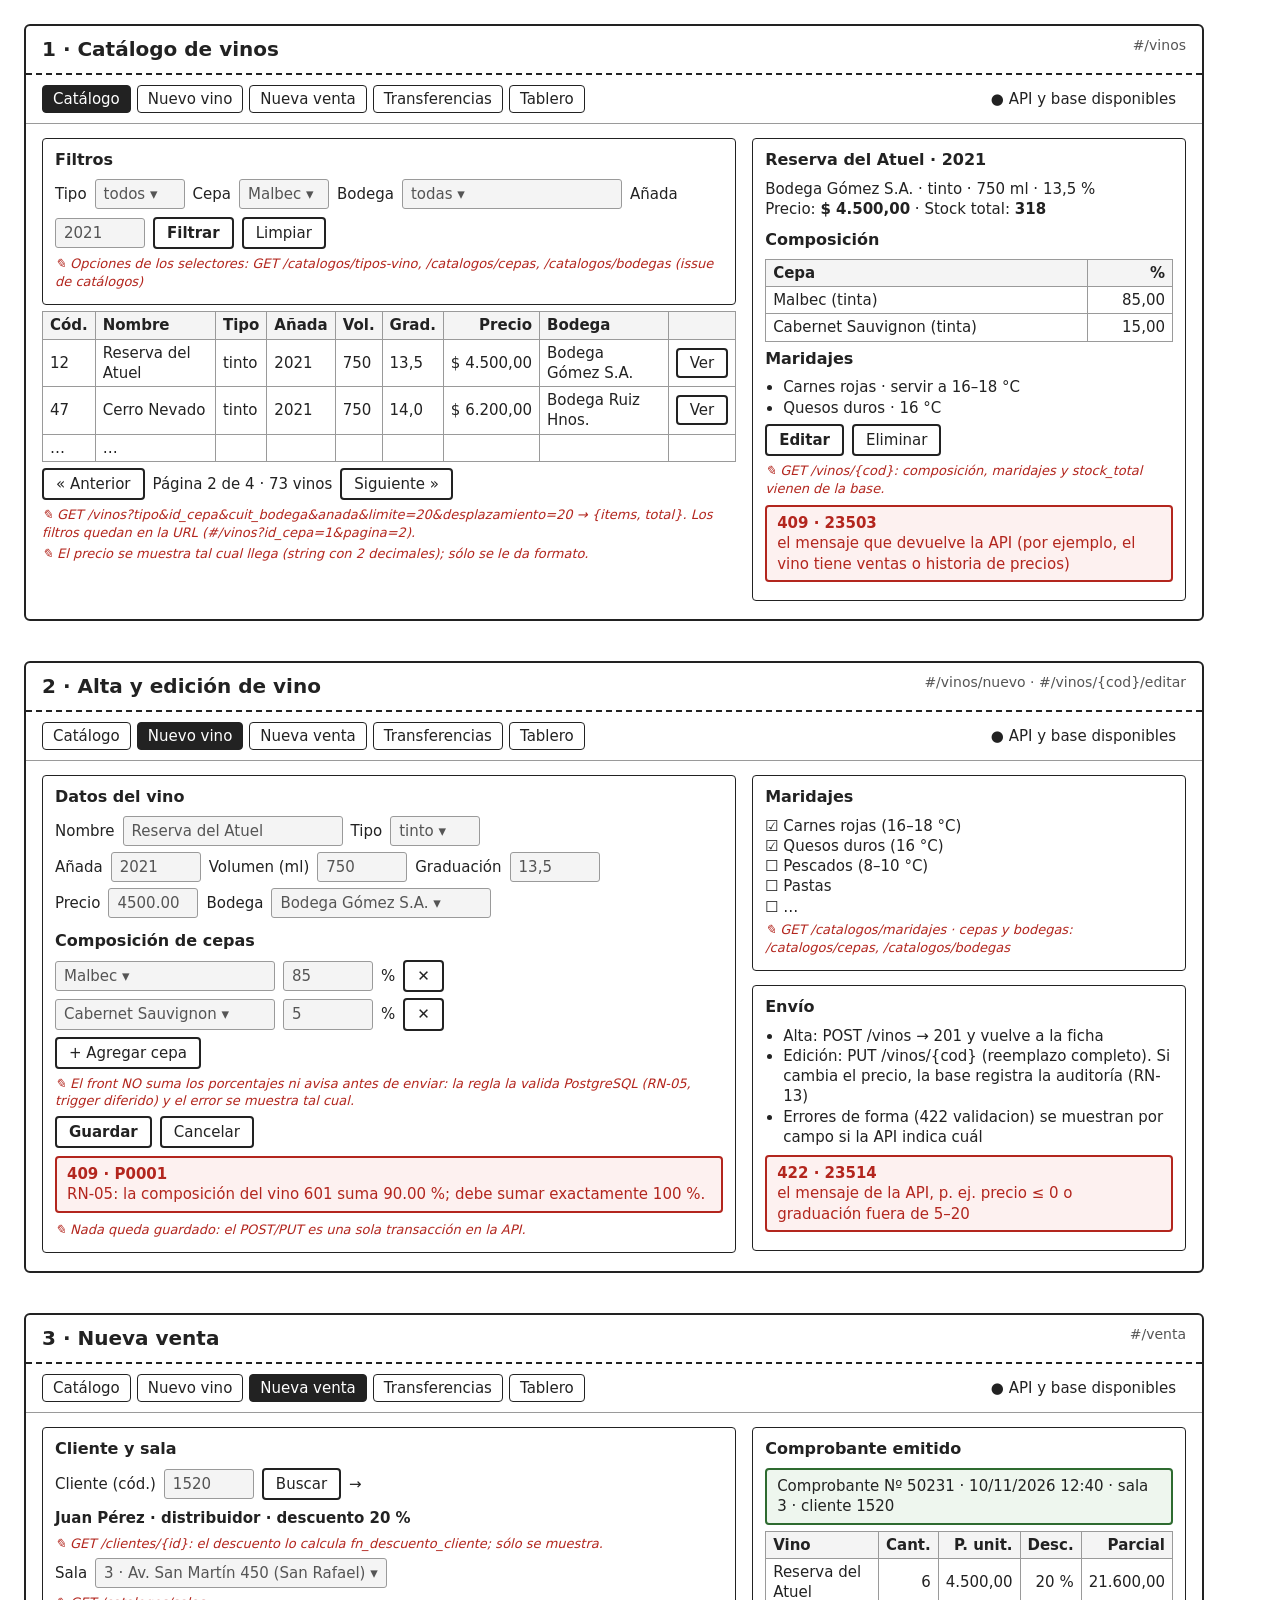
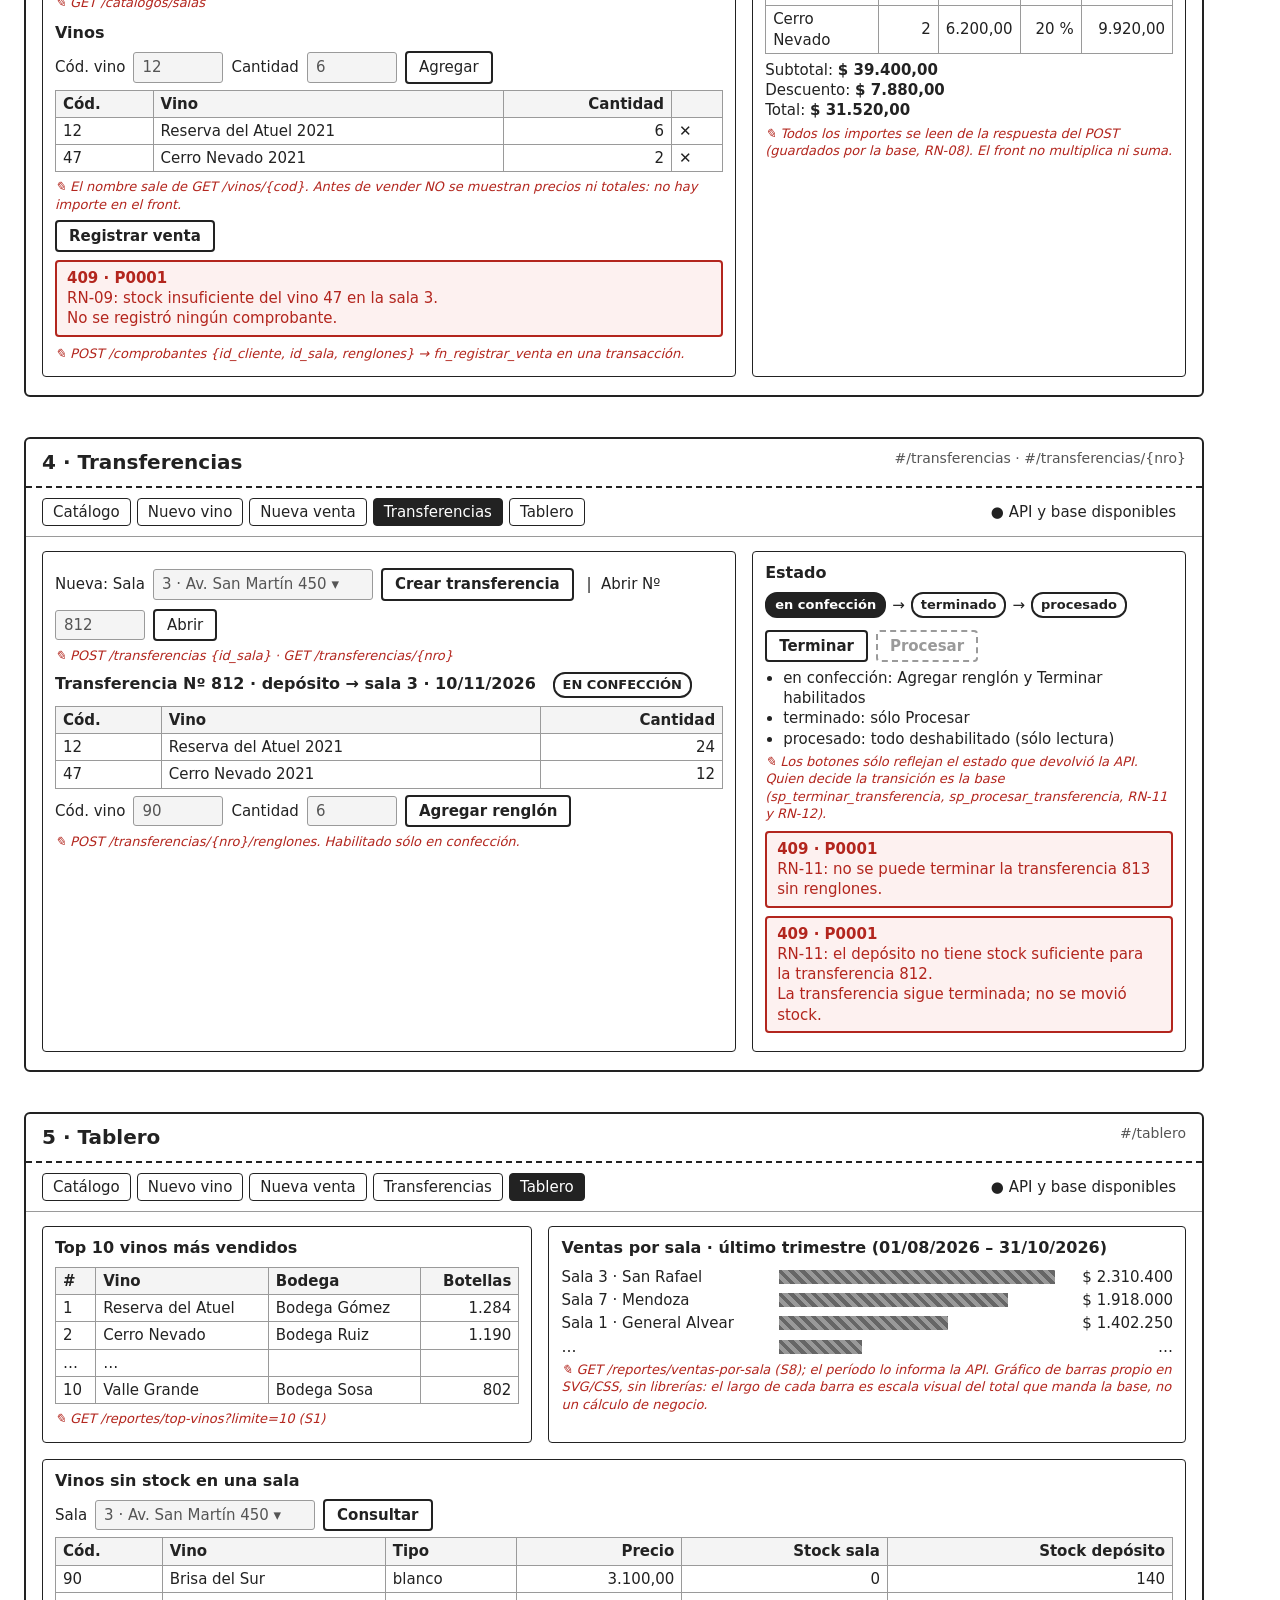
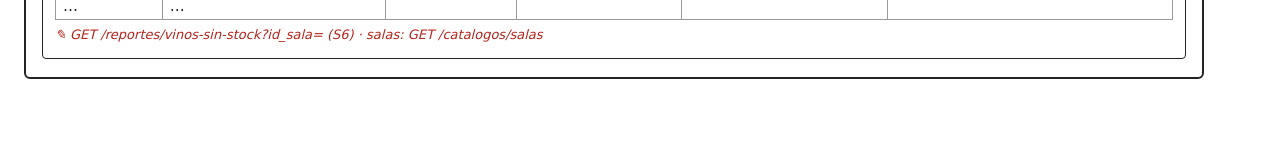
<file: docs/bocetos/bocetos.html>
<!doctype html>
<!--
  Bocetos de la Etapa 7 (paso 1 de la consigna). No es el front: es un dibujo de
  baja fidelidad de cada pantalla, anotado con la ruta de la API que alimenta cada
  parte (notas en rojo) y con los mensajes reales que devuelve PostgreSQL.
  Las imágenes se generan con: python3 docs/bocetos/generar.py
-->
<html lang="es">
<head>
<meta charset="utf-8">
<title>Bocetos · Bodegas del Atuel</title>
<style>
  :root { --tinta: #222; --gris: #9a9a9a; --fondo: #f4f4f4; --nota: #b3261e; }
  * { box-sizing: border-box; }
  body { margin: 0; padding: 24px; background: #fff; color: var(--tinta);
         font: 15px/1.35 "DejaVu Sans", Arial, sans-serif; }
  .boceto { width: 1180px; border: 2px solid var(--tinta); border-radius: 6px;
            padding: 0 0 18px; margin: 0 0 40px; background: #fff; }
  .titulo { margin: 0; padding: 10px 16px; border-bottom: 2px dashed var(--tinta);
            font-size: 20px; display: flex; justify-content: space-between; }
  .titulo small { font-weight: normal; color: #555; font-size: 14px; }
  nav { display: flex; gap: 6px; padding: 10px 16px; border-bottom: 1px solid var(--gris);
        align-items: center; }
  nav span { border: 1.5px solid var(--tinta); padding: 3px 10px; border-radius: 4px; }
  nav .activa { background: var(--tinta); color: #fff; }
  nav .salud { margin-left: auto; border: none; }
  .cuerpo { display: grid; gap: 16px; padding: 14px 16px 0; }
  .dos { grid-template-columns: 1.6fr 1fr; }
  .caja { border: 1.5px solid var(--tinta); border-radius: 4px; padding: 10px 12px; }
  .caja h3 { margin: 0 0 8px; font-size: 16px; }
  .fila { display: flex; gap: 8px; align-items: center; flex-wrap: wrap; margin: 6px 0; }
  .campo { border: 1.5px solid var(--gris); background: var(--fondo); padding: 4px 8px;
           min-width: 90px; border-radius: 3px; color: #555; }
  .campo.sel::after { content: " ▾"; }
  .ancho { min-width: 220px; }
  .boton { border: 2px solid var(--tinta); padding: 4px 12px; border-radius: 4px; font-weight: bold; }
  .boton.off { border-color: var(--gris); color: var(--gris); border-style: dashed; }
  .boton.sec { font-weight: normal; }
  table { border-collapse: collapse; width: 100%; margin: 6px 0; }
  th, td { border: 1px solid var(--gris); padding: 3px 7px; text-align: left; }
  th { background: var(--fondo); }
  .num { text-align: right; white-space: nowrap; }
  .nota { color: var(--nota); font-size: 13px; font-style: italic; margin: 4px 0; }
  .nota::before { content: "✎ "; }
  .error { border: 2px solid var(--nota); color: var(--nota); padding: 6px 10px; border-radius: 4px;
           margin: 8px 0; background: #fdf1f0; }
  .error b { display: block; }
  .ok { border: 2px solid #2e6b30; padding: 6px 10px; border-radius: 4px; background: #eef6ee; }
  .estado { display: inline-block; border: 2px solid var(--tinta); padding: 2px 8px; border-radius: 12px;
            font-weight: bold; font-size: 13px; }
  .pasos { display: flex; gap: 6px; align-items: center; }
  .pasos .hecho { background: var(--tinta); color: #fff; }
  .barra { display: grid; grid-template-columns: 210px 1fr 110px; gap: 8px; align-items: center; margin: 3px 0; }
  .barra i { display: block; height: 14px; background: repeating-linear-gradient(45deg,#666 0 4px,#999 4px 8px); }
  ul { margin: 4px 0 4px 18px; padding: 0; }
</style>
</head>
<body>

<!-- ============================================================ 1 -->
<section class="boceto" id="b1-catalogo">
  <h2 class="titulo">1 · Catálogo de vinos <small>#/vinos</small></h2>
  <nav><span class="activa">Catálogo</span><span>Nuevo vino</span><span>Nueva venta</span>
       <span>Transferencias</span><span>Tablero</span><span class="salud">● API y base disponibles</span></nav>
  <div class="cuerpo dos">
    <div>
      <div class="caja">
        <h3>Filtros</h3>
        <div class="fila">
          Tipo <span class="campo sel">todos</span>
          Cepa <span class="campo sel">Malbec</span>
          Bodega <span class="campo sel ancho">todas</span>
          Añada <span class="campo">2021</span>
          <span class="boton">Filtrar</span><span class="boton sec">Limpiar</span>
        </div>
        <p class="nota">Opciones de los selectores: GET /catalogos/tipos-vino, /catalogos/cepas, /catalogos/bodegas (issue de catálogos)</p>
      </div>
      <table>
        <tr><th>Cód.</th><th>Nombre</th><th>Tipo</th><th>Añada</th><th>Vol.</th><th>Grad.</th><th class="num">Precio</th><th>Bodega</th><th></th></tr>
        <tr><td>12</td><td>Reserva del Atuel</td><td>tinto</td><td>2021</td><td>750</td><td>13,5</td><td class="num">$ 4.500,00</td><td>Bodega Gómez S.A.</td><td><span class="boton sec">Ver</span></td></tr>
        <tr><td>47</td><td>Cerro Nevado</td><td>tinto</td><td>2021</td><td>750</td><td>14,0</td><td class="num">$ 6.200,00</td><td>Bodega Ruiz Hnos.</td><td><span class="boton sec">Ver</span></td></tr>
        <tr><td>…</td><td>…</td><td></td><td></td><td></td><td></td><td></td><td></td><td></td></tr>
      </table>
      <div class="fila"><span class="boton sec">« Anterior</span> Página 2 de 4 · 73 vinos <span class="boton sec">Siguiente »</span></div>
      <p class="nota">GET /vinos?tipo&amp;id_cepa&amp;cuit_bodega&amp;anada&amp;limite=20&amp;desplazamiento=20 → {items, total}. Los filtros quedan en la URL (#/vinos?id_cepa=1&amp;pagina=2).</p>
      <p class="nota">El precio se muestra tal cual llega (string con 2 decimales); sólo se le da formato.</p>
    </div>
    <div class="caja">
      <h3>Reserva del Atuel · 2021</h3>
      <div>Bodega Gómez S.A. · tinto · 750 ml · 13,5 %</div>
      <div>Precio: <b>$ 4.500,00</b> · Stock total: <b>318</b></div>
      <h3 style="margin-top:10px">Composición</h3>
      <table><tr><th>Cepa</th><th class="num">%</th></tr>
        <tr><td>Malbec (tinta)</td><td class="num">85,00</td></tr>
        <tr><td>Cabernet Sauvignon (tinta)</td><td class="num">15,00</td></tr></table>
      <h3>Maridajes</h3>
      <ul><li>Carnes rojas · servir a 16–18 °C</li><li>Quesos duros · 16 °C</li></ul>
      <div class="fila"><span class="boton">Editar</span><span class="boton sec">Eliminar</span></div>
      <p class="nota">GET /vinos/{cod}: composición, maridajes y stock_total vienen de la base.</p>
      <div class="error"><b>409 · 23503</b>el mensaje que devuelve la API (por ejemplo, el vino tiene ventas o historia de precios)</div>
    </div>
  </div>
</section>

<!-- ============================================================ 2 -->
<section class="boceto" id="b2-vino">
  <h2 class="titulo">2 · Alta y edición de vino <small>#/vinos/nuevo · #/vinos/{cod}/editar</small></h2>
  <nav><span>Catálogo</span><span class="activa">Nuevo vino</span><span>Nueva venta</span>
       <span>Transferencias</span><span>Tablero</span><span class="salud">● API y base disponibles</span></nav>
  <div class="cuerpo dos">
    <div class="caja">
      <h3>Datos del vino</h3>
      <div class="fila">Nombre <span class="campo ancho">Reserva del Atuel</span> Tipo <span class="campo sel">tinto</span></div>
      <div class="fila">Añada <span class="campo">2021</span> Volumen (ml) <span class="campo">750</span> Graduación <span class="campo">13,5</span></div>
      <div class="fila">Precio <span class="campo">4500.00</span> Bodega <span class="campo sel ancho">Bodega Gómez S.A.</span></div>
      <h3 style="margin-top:12px">Composición de cepas</h3>
      <div class="fila"><span class="campo sel ancho">Malbec</span><span class="campo">85</span> % <span class="boton sec">✕</span></div>
      <div class="fila"><span class="campo sel ancho">Cabernet Sauvignon</span><span class="campo">5</span> % <span class="boton sec">✕</span></div>
      <div class="fila"><span class="boton sec">+ Agregar cepa</span></div>
      <p class="nota">El front NO suma los porcentajes ni avisa antes de enviar: la regla la valida PostgreSQL (RN-05, trigger diferido) y el error se muestra tal cual.</p>
      <div class="fila"><span class="boton">Guardar</span><span class="boton sec">Cancelar</span></div>
      <div class="error"><b>409 · P0001</b>RN-05: la composición del vino 601 suma 90.00 %; debe sumar exactamente 100 %.</div>
      <p class="nota">Nada queda guardado: el POST/PUT es una sola transacción en la API.</p>
    </div>
    <div>
      <div class="caja">
        <h3>Maridajes</h3>
        <div>☑ Carnes rojas (16–18 °C)</div><div>☑ Quesos duros (16 °C)</div>
        <div>☐ Pescados (8–10 °C)</div><div>☐ Pastas</div><div>☐ …</div>
        <p class="nota">GET /catalogos/maridajes · cepas y bodegas: /catalogos/cepas, /catalogos/bodegas</p>
      </div>
      <div class="caja" style="margin-top:14px">
        <h3>Envío</h3>
        <ul>
          <li>Alta: POST /vinos → 201 y vuelve a la ficha</li>
          <li>Edición: PUT /vinos/{cod} (reemplazo completo). Si cambia el precio, la base registra la auditoría (RN-13)</li>
          <li>Errores de forma (422 validacion) se muestran por campo si la API indica cuál</li>
        </ul>
        <div class="error"><b>422 · 23514</b>el mensaje de la API, p. ej. precio ≤ 0 o graduación fuera de 5–20</div>
      </div>
    </div>
  </div>
</section>

<!-- ============================================================ 3 -->
<section class="boceto" id="b3-venta">
  <h2 class="titulo">3 · Nueva venta <small>#/venta</small></h2>
  <nav><span>Catálogo</span><span>Nuevo vino</span><span class="activa">Nueva venta</span>
       <span>Transferencias</span><span>Tablero</span><span class="salud">● API y base disponibles</span></nav>
  <div class="cuerpo dos">
    <div class="caja">
      <h3>Cliente y sala</h3>
      <div class="fila">Cliente (cód.) <span class="campo">1520</span><span class="boton sec">Buscar</span>
        → <b>Juan Pérez · distribuidor · descuento 20 %</b></div>
      <p class="nota">GET /clientes/{id}: el descuento lo calcula fn_descuento_cliente; sólo se muestra.</p>
      <div class="fila">Sala <span class="campo sel ancho">3 · Av. San Martín 450 (San Rafael)</span></div>
      <p class="nota">GET /catalogos/salas</p>
      <h3 style="margin-top:10px">Vinos</h3>
      <div class="fila">Cód. vino <span class="campo">12</span> Cantidad <span class="campo">6</span><span class="boton sec">Agregar</span></div>
      <table><tr><th>Cód.</th><th>Vino</th><th class="num">Cantidad</th><th></th></tr>
        <tr><td>12</td><td>Reserva del Atuel 2021</td><td class="num">6</td><td>✕</td></tr>
        <tr><td>47</td><td>Cerro Nevado 2021</td><td class="num">2</td><td>✕</td></tr></table>
      <p class="nota">El nombre sale de GET /vinos/{cod}. Antes de vender NO se muestran precios ni totales: no hay importe en el front.</p>
      <div class="fila"><span class="boton">Registrar venta</span></div>
      <div class="error"><b>409 · P0001</b>RN-09: stock insuficiente del vino 47 en la sala 3.<br>No se registró ningún comprobante.</div>
      <p class="nota">POST /comprobantes {id_cliente, id_sala, renglones} → fn_registrar_venta en una transacción.</p>
    </div>
    <div class="caja">
      <h3>Comprobante emitido</h3>
      <div class="ok">Comprobante Nº 50231 · 10/11/2026 12:40 · sala 3 · cliente 1520</div>
      <table><tr><th>Vino</th><th class="num">Cant.</th><th class="num">P. unit.</th><th class="num">Desc.</th><th class="num">Parcial</th></tr>
        <tr><td>Reserva del Atuel</td><td class="num">6</td><td class="num">4.500,00</td><td class="num">20 %</td><td class="num">21.600,00</td></tr>
        <tr><td>Cerro Nevado</td><td class="num">2</td><td class="num">6.200,00</td><td class="num">20 %</td><td class="num">9.920,00</td></tr></table>
      <div>Subtotal: <b>$ 39.400,00</b></div>
      <div>Descuento: <b>$ 7.880,00</b></div>
      <div>Total: <b>$ 31.520,00</b></div>
      <p class="nota">Todos los importes se leen de la respuesta del POST (guardados por la base, RN-08). El front no multiplica ni suma.</p>
    </div>
  </div>
</section>

<!-- ============================================================ 4 -->
<section class="boceto" id="b4-transferencias">
  <h2 class="titulo">4 · Transferencias <small>#/transferencias · #/transferencias/{nro}</small></h2>
  <nav><span>Catálogo</span><span>Nuevo vino</span><span>Nueva venta</span>
       <span class="activa">Transferencias</span><span>Tablero</span><span class="salud">● API y base disponibles</span></nav>
  <div class="cuerpo dos">
    <div class="caja">
      <div class="fila">Nueva: Sala <span class="campo sel ancho">3 · Av. San Martín 450</span><span class="boton">Crear transferencia</span>
        &nbsp;|&nbsp; Abrir Nº <span class="campo">812</span><span class="boton sec">Abrir</span></div>
      <p class="nota">POST /transferencias {id_sala} · GET /transferencias/{nro}</p>
      <h3 style="margin-top:8px">Transferencia Nº 812 · depósito → sala 3 · 10/11/2026 &nbsp; <span class="estado">EN CONFECCIÓN</span></h3>
      <table><tr><th>Cód.</th><th>Vino</th><th class="num">Cantidad</th></tr>
        <tr><td>12</td><td>Reserva del Atuel 2021</td><td class="num">24</td></tr>
        <tr><td>47</td><td>Cerro Nevado 2021</td><td class="num">12</td></tr></table>
      <div class="fila">Cód. vino <span class="campo">90</span> Cantidad <span class="campo">6</span><span class="boton">Agregar renglón</span></div>
      <p class="nota">POST /transferencias/{nro}/renglones. Habilitado sólo en confección.</p>
    </div>
    <div class="caja">
      <h3>Estado</h3>
      <div class="pasos"><span class="estado hecho">en confección</span> → <span class="estado">terminado</span> → <span class="estado">procesado</span></div>
      <div class="fila" style="margin-top:12px"><span class="boton">Terminar</span><span class="boton off">Procesar</span></div>
      <ul>
        <li>en confección: Agregar renglón y Terminar habilitados</li>
        <li>terminado: sólo Procesar</li>
        <li>procesado: todo deshabilitado (sólo lectura)</li>
      </ul>
      <p class="nota">Los botones sólo reflejan el estado que devolvió la API. Quien decide la transición es la base (sp_terminar_transferencia, sp_procesar_transferencia, RN-11 y RN-12).</p>
      <div class="error"><b>409 · P0001</b>RN-11: no se puede terminar la transferencia 813 sin renglones.</div>
      <div class="error"><b>409 · P0001</b>RN-11: el depósito no tiene stock suficiente para la transferencia 812.<br>La transferencia sigue terminada; no se movió stock.</div>
    </div>
  </div>
</section>

<!-- ============================================================ 5 -->
<section class="boceto" id="b5-tablero">
  <h2 class="titulo">5 · Tablero <small>#/tablero</small></h2>
  <nav><span>Catálogo</span><span>Nuevo vino</span><span>Nueva venta</span>
       <span>Transferencias</span><span class="activa">Tablero</span><span class="salud">● API y base disponibles</span></nav>
  <div class="cuerpo" style="grid-template-columns: 1fr 1.3fr;">
    <div class="caja">
      <h3>Top 10 vinos más vendidos</h3>
      <table><tr><th>#</th><th>Vino</th><th>Bodega</th><th class="num">Botellas</th></tr>
        <tr><td>1</td><td>Reserva del Atuel</td><td>Bodega Gómez</td><td class="num">1.284</td></tr>
        <tr><td>2</td><td>Cerro Nevado</td><td>Bodega Ruiz</td><td class="num">1.190</td></tr>
        <tr><td>…</td><td>…</td><td></td><td></td></tr>
        <tr><td>10</td><td>Valle Grande</td><td>Bodega Sosa</td><td class="num">802</td></tr></table>
      <p class="nota">GET /reportes/top-vinos?limite=10 (S1)</p>
    </div>
    <div class="caja">
      <h3>Ventas por sala · último trimestre (01/08/2026 – 31/10/2026)</h3>
      <div class="barra"><span>Sala 3 · San Rafael</span><i style="width:100%"></i><span class="num">$ 2.310.400</span></div>
      <div class="barra"><span>Sala 7 · Mendoza</span><i style="width:83%"></i><span class="num">$ 1.918.000</span></div>
      <div class="barra"><span>Sala 1 · General Alvear</span><i style="width:61%"></i><span class="num">$ 1.402.250</span></div>
      <div class="barra"><span>…</span><i style="width:30%"></i><span class="num">…</span></div>
      <p class="nota">GET /reportes/ventas-por-sala (S8); el período lo informa la API. Gráfico de barras propio en SVG/CSS, sin librerías: el largo de cada barra es escala visual del total que manda la base, no un cálculo de negocio.</p>
    </div>
    <div class="caja" style="grid-column: 1 / -1;">
      <h3>Vinos sin stock en una sala</h3>
      <div class="fila">Sala <span class="campo sel ancho">3 · Av. San Martín 450</span><span class="boton">Consultar</span></div>
      <table><tr><th>Cód.</th><th>Vino</th><th>Tipo</th><th class="num">Precio</th><th class="num">Stock sala</th><th class="num">Stock depósito</th></tr>
        <tr><td>90</td><td>Brisa del Sur</td><td>blanco</td><td class="num">3.100,00</td><td class="num">0</td><td class="num">140</td></tr>
        <tr><td>…</td><td>…</td><td></td><td></td><td></td><td></td></tr></table>
      <p class="nota">GET /reportes/vinos-sin-stock?id_sala= (S6) · salas: GET /catalogos/salas</p>
    </div>
  </div>
</section>

</body>
</html>
</file>
